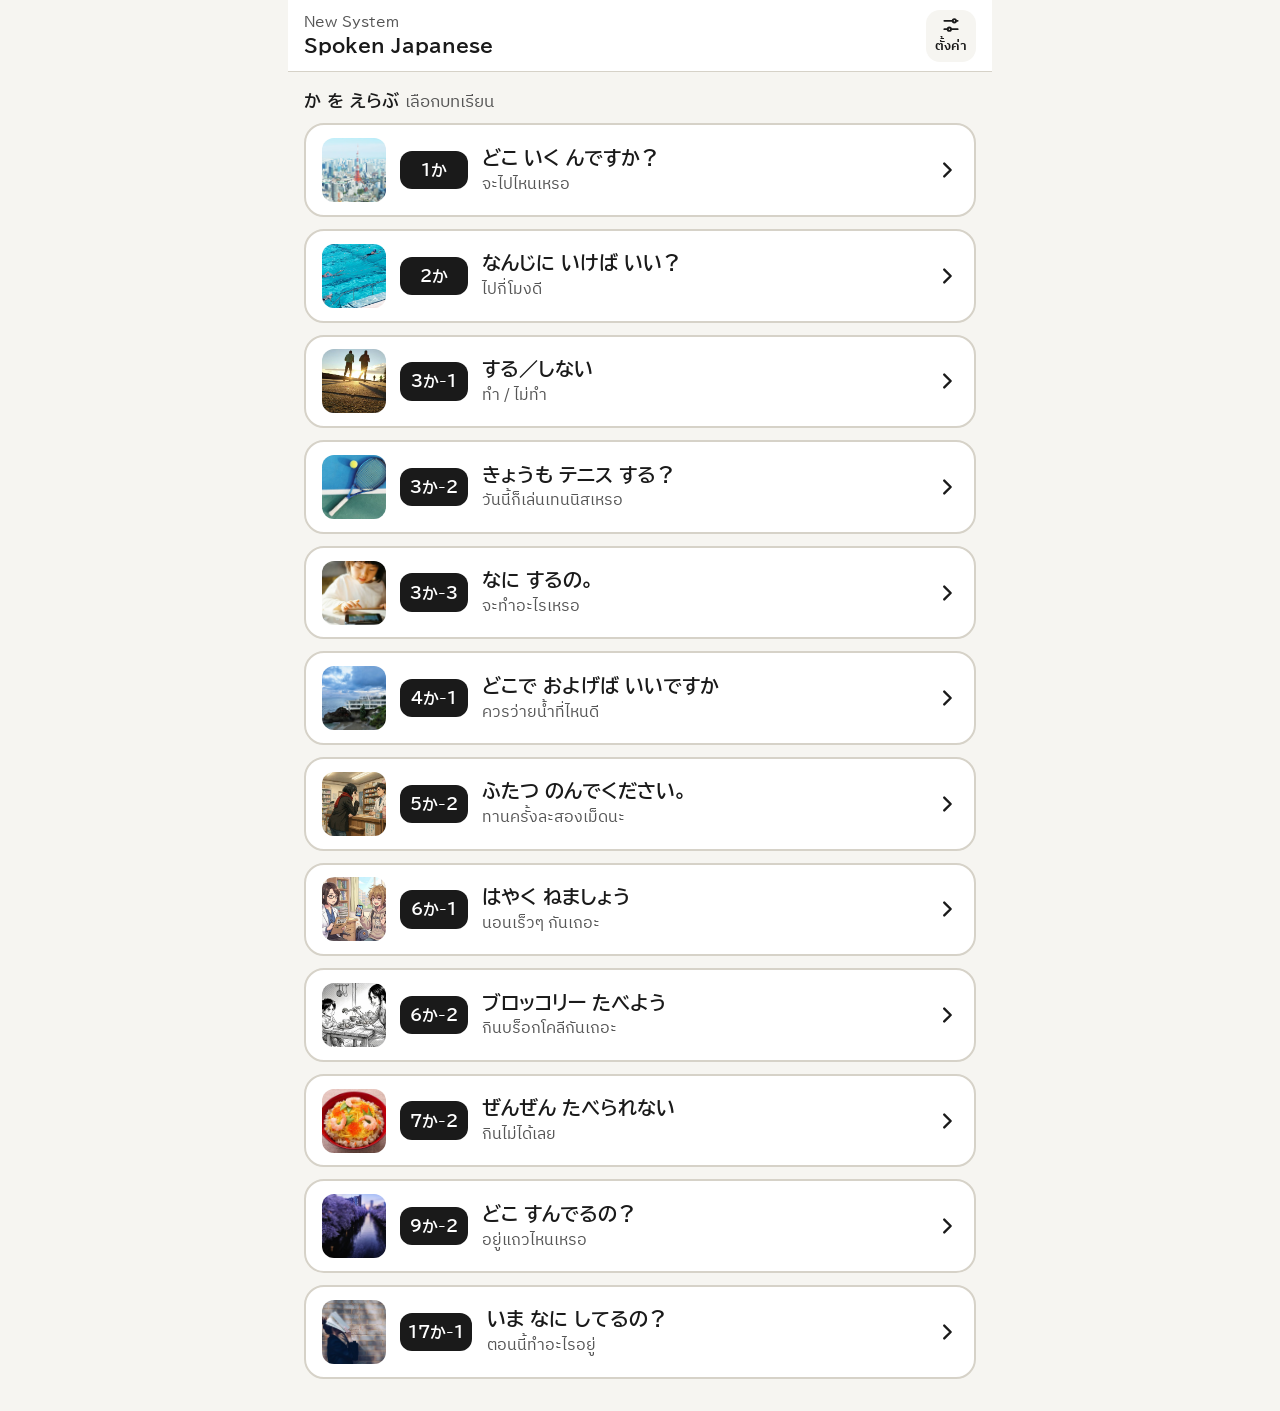
<file: index.html>
<!doctype html>
<html lang="ja">
<head>
<meta charset="utf-8">
<meta name="viewport" content="width=device-width, initial-scale=1, viewport-fit=cover">
<title>New System Spoken Japanese</title>
<link rel="preconnect" href="https://fonts.googleapis.com">
<link rel="preconnect" href="https://fonts.gstatic.com" crossorigin>
<link href="https://fonts.googleapis.com/css2?family=BIZ+UDPGothic:wght@400;700&family=IBM+Plex+Sans+Thai:wght@400;600&display=swap" rel="stylesheet">
<script>window.SJ_V='20261120090845';document.write('<link rel="stylesheet" href="app.css?v='+SJ_V+'">');</script>
<noscript><link rel="stylesheet" href="app.css"></noscript>
</head>
<body data-page="index">
<div class="home">
  <header class="top">
    <div class="bar">
      <div class="ttl">
        <div class="no">New System</div>
        <h1>Spoken Japanese</h1>
      </div>
      <button id="openSet" class="setbtn" type="button"></button>
    </div>
  </header>
  <main>
    <h2 class="listhead">か を えらぶ <span lang="th">เลือกบทเรียน</span></h2>
    <div id="list" class="list"></div>
  </main>
</div>
<script>document.write('<script src="lessons/index.js?v='+SJ_V+'"><\/script><script src="app.js?v='+SJ_V+'"><\/script>');</script>
</body>
</html>
</file>
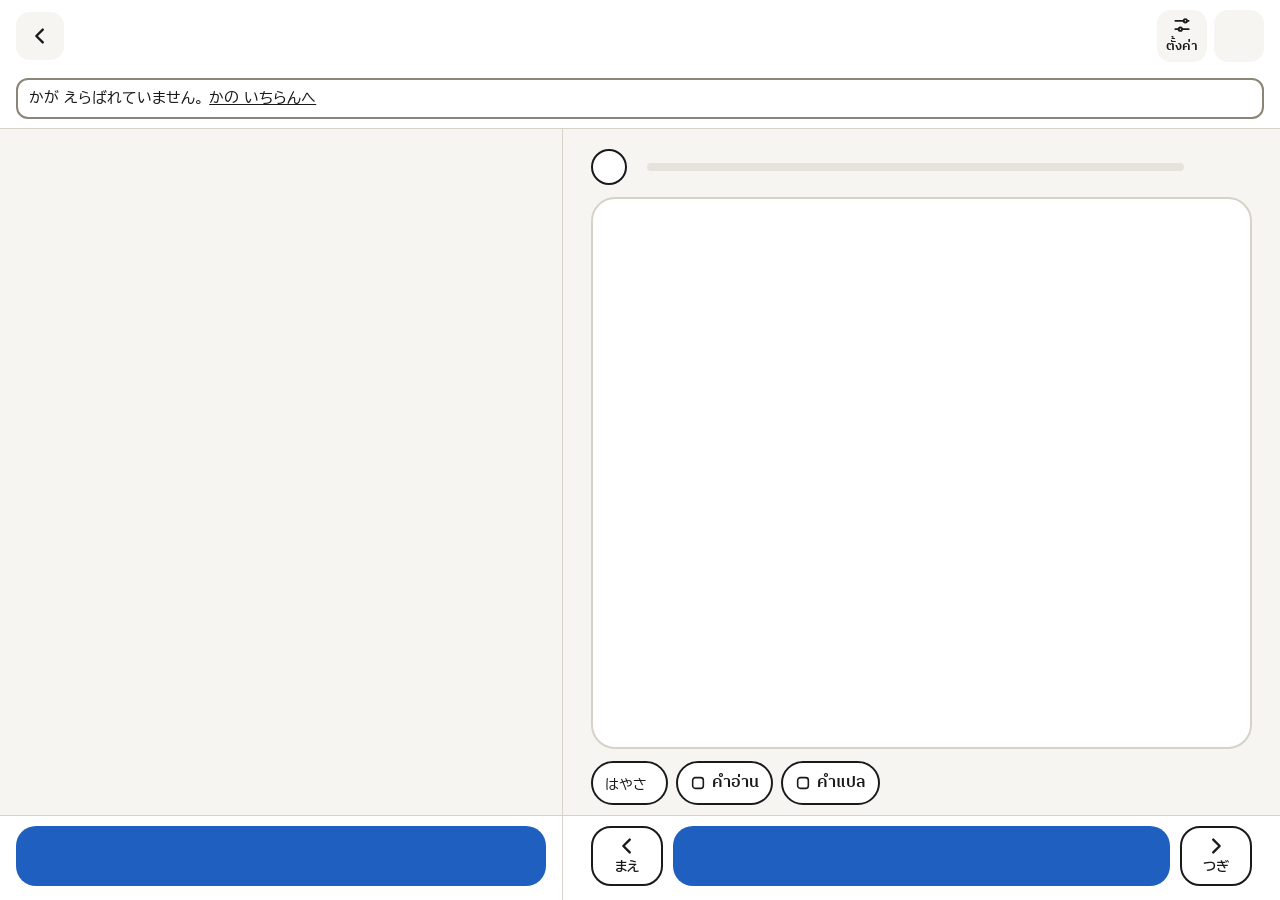
<file: lesson.html>
<!doctype html>
<html lang="ja">
<head>
<meta charset="utf-8">
<meta name="viewport" content="width=device-width, initial-scale=1, viewport-fit=cover">
<title>Spoken Japanese</title>
<link rel="preconnect" href="https://fonts.googleapis.com">
<link rel="preconnect" href="https://fonts.gstatic.com" crossorigin>
<link href="https://fonts.googleapis.com/css2?family=BIZ+UDPGothic:wght@400;700&family=IBM+Plex+Sans+Thai:wght@400;600&display=swap" rel="stylesheet">
<script>window.SJ_V='20261120090845';document.write('<link rel="stylesheet" href="app.css?v='+SJ_V+'">');</script>
<noscript><link rel="stylesheet" href="app.css"></noscript>
</head>
<body data-page="lesson">
<div id="app" class="app" data-view="chat" data-rd="0" data-th="0">

  <header class="top">
    <div class="bar">
      <a class="iconbtn" href="index.html" aria-label="かの いちらんに もどる" id="back"></a>
      <div class="ttl">
        <div class="no" id="no"></div>
        <h1 id="title"></h1>
      </div>
      <button id="openSet" class="setbtn" type="button"></button>
      <button id="focusBtn" class="setbtn" type="button" aria-pressed="false"></button>
    </div>
    <div id="regs" class="seg seg3" hidden></div>
    <div id="views" class="seg seg2">
      <button type="button" data-view="chat" aria-pressed="true"><span class="ic" data-ic="chat"></span>ぜんぶ みる</button>
      <button type="button" data-view="card" aria-pressed="false"><span class="ic" data-ic="card"></span>1文ずつ</button>
    </div>
    <div id="notice" class="notice" hidden></div>
  </header>

  <button id="focusExit" class="setbtn focusexit" type="button" hidden></button>

  <section id="chat" class="chat" aria-label="かいわ"></section>

  <section id="card" class="cardpane" aria-label="1文ずつ">
    <div class="prog">
      <div class="who"><span class="av" id="cAv" aria-hidden="true"></span><span id="cName"></span></div>
      <div class="barp"><i id="cBar"></i></div>
      <div class="pos" id="cPos"></div>
    </div>
    <div class="card">
      <p class="ja" id="cJa"></p>
      <p class="rd" id="cRd" lang="th"></p>
      <div class="note" id="cNote" hidden></div>
      <div class="sp"></div>
      <div class="th" id="cTh" lang="th"></div>
    </div>
  </section>

  <div class="chips">
    <button type="button" class="chip" id="speed" aria-label="きく はやさ"><span class="lbl">はやさ</span><b id="speedV"></b></button>
    <button type="button" class="chip" id="tRd" aria-pressed="false" lang="th"><span class="on" data-ic="check"></span><span class="off" data-ic="box"></span>คำอ่าน</button>
    <button type="button" class="chip" id="tTh" aria-pressed="false" lang="th"><span class="on" data-ic="check"></span><span class="off" data-ic="box"></span>คำแปล</button>
  </div>

  <div class="fall">
    <button type="button" class="big" id="playAll"></button>
  </div>

  <div class="fnav">
    <button type="button" class="nav" id="prev"><span data-ic="left"></span>まえ</button>
    <button type="button" class="big" id="playLine"></button>
    <button type="button" class="nav" id="next"><span data-ic="right"></span>つぎ</button>
  </div>
</div>
<script>document.write('<script src="app.js?v='+SJ_V+'"><\/script>');</script>
</body>
</html>
</file>
<file: app.css>
/* New System Spoken Japanese — 画面のデザイン */
:root{
  --bg:#F6F5F1; --sf:#FFFFFF; --soft:#F6F5F1; --ink:#1A1A1A; --sub:#555555;
  --line:#D6D2C8; --track:#E6E3DC; --bd:#8A8577;
  --ac:#1F5FBF; --acink:#FFFFFF; --pt:#B54A00; --pton:#FFE08A;
  --selbg:#1A1A1A; --selink:#FFFFFF;
  --g:#0F6B4F; --gbg:#E4F3EC; --gink:#FFFFFF; --v:#5B3FA8; --vbg:#EEE9FA;
}
html[data-theme="white"]{ --bg:#FFFFFF; --soft:#F2F2F2; --track:#ECECEC; --line:#CFCFCF; }
html[data-theme="dark"]{
  --bg:#1E1E1E; --sf:#2B2B2B; --soft:#383838; --ink:#F0F0F0; --sub:#C8C8C8;
  --line:#4A4A4A; --track:#3A3A3A; --bd:#9A9A9A;
  --ac:#8DB8FF; --acink:#0E1E38; --pt:#FFB06B; --pton:#7A2E00;
  --selbg:#F0F0F0; --selink:#1A1A1A;
  --g:#7FD8B5; --gbg:#1D3A30; --gink:#0B2A20; --v:#C3B1F5; --vbg:#2E2748;
}
html[data-theme="contrast"]{
  --bg:#000000; --sf:#000000; --soft:#222222; --ink:#FFFFFF; --sub:#E6E6E6;
  --line:#8A8A8A; --track:#333333; --bd:#FFFFFF;
  --ac:#FFD24A; --acink:#000000; --pt:#FFD24A; --pton:#6A1F00;
  --selbg:#FFD24A; --selink:#000000;
  --g:#7FE0BC; --gbg:#000000; --gink:#000000; --v:#D2C4FF; --vbg:#000000;
}
html{ font-size:16px; -webkit-text-size-adjust:100%; }
/* 文字の大きさの設定は、会話の本文だけに効く（ボタンや見出しは変わらない） */
:root{ --k:1; }
html[data-size="0"]{ --k:.85; }
html[data-size="2"]{ --k:1.2; }
html[data-size="3"]{ --k:1.45; }

*{ box-sizing:border-box; }
body{ margin:0; background:var(--bg); color:var(--ink); line-height:1.5;
  font-family:'BIZ UDPGothic','IBM Plex Sans Thai','Hiragino Sans','Noto Sans JP','Noto Sans Thai',system-ui,sans-serif; }
[lang="th"]{ font-family:'IBM Plex Sans Thai','Noto Sans Thai',system-ui,sans-serif; }
button{ font:inherit; color:inherit; cursor:pointer; -webkit-tap-highlight-color:transparent; }
a{ color:inherit; }
:focus-visible{ outline:3px solid var(--ac); outline-offset:2px; }
[hidden]{ display:none !important; }
svg{ display:block; }
h1,h2,h3,p{ margin:0; }

/* ---- 上のバー ---- */
.top{ background:var(--sf); border-bottom:1px solid var(--line); padding:.6rem 1rem; display:flex; flex-direction:column; gap:.4rem; }
.bar{ display:flex; align-items:center; gap:.45rem; }
.iconbtn{ width:48px; height:48px; flex:none; border-radius:14px; background:var(--soft); display:grid; place-items:center; border:0; text-decoration:none; }
.ttl{ flex:1; min-width:0; }
.no{ font-size:.875rem; color:var(--sub); }
.ttl h1{ font-size:1.05rem; line-height:1.4; }
.setbtn{ min-width:50px; min-height:52px; flex:none; border:0; border-radius:14px; background:var(--soft);
  display:flex; flex-direction:column; align-items:center; justify-content:center; gap:2px; font-size:.8rem; font-weight:600; }
.seg{ display:grid; gap:3px; background:var(--track); padding:3px; border-radius:12px; }
.seg2{ grid-template-columns:1fr 1fr; }
.seg3{ grid-template-columns:repeat(3,1fr); }
.seg button{ min-height:40px; border:0; border-radius:9px; background:transparent; font-size:14px;
  display:flex; align-items:center; justify-content:center; gap:5px; flex-wrap:wrap; padding:2px 4px; line-height:1.2; }
.seg button svg{ width:16px; height:16px; }
.seg button[aria-pressed="true"]{ background:var(--selbg); color:var(--selink); font-weight:700; }
.seg small{ display:inline; font-size:12px; font-weight:400; }
.notice{ border:2px solid var(--bd); border-radius:12px; padding:.45rem .7rem; font-size:.95rem; background:var(--sf); }

/* ---- チャット ---- */
.app{ height:100vh; height:100dvh; display:flex; flex-direction:column; max-width:1366px; margin:0 auto; }
.chat{ flex:1; min-height:0; overflow-y:auto; padding:1rem; display:flex; flex-direction:column; gap:1rem; }
.scene{ text-align:center; font-size:.95rem; color:var(--sub); }
.gap{ border:0; border-top:2px dashed var(--line); margin:0; width:100%; }
.row{ display:flex; gap:.5rem; align-items:flex-start; }
.row.s0{ flex-direction:row-reverse; }
.av{ width:2.25rem; height:2.25rem; flex:none; border-radius:50%; display:grid; place-items:center;
  font-weight:700; background:var(--sf); color:var(--ink); border:2px solid var(--ink); }
.s0 .av, .av.s0{ background:var(--ac); color:var(--acink); border-color:var(--ac); }
.s2 .av, .av.s2{ background:var(--g); color:var(--gink); border-color:var(--g); border-radius:8px; }
.s3 .av, .av.s3{ background:var(--v); color:var(--sf); border-color:var(--v); border-radius:2px; }
.col{ display:flex; flex-direction:column; gap:.25rem; min-width:0; align-items:flex-start; max-width:min(80%,30rem); }
.s0 .col{ align-items:flex-end; }
.nm{ font-size:.875rem; font-weight:700; }
.s0 .nm{ color:var(--ac); } .s2 .nm{ color:var(--g); } .s3 .nm{ color:var(--v); }
.bub{ display:block; text-align:left; border:2px solid var(--bd); background:var(--sf); color:var(--ink);
  border-radius:4px 18px 18px 18px; padding:.7rem .85rem; }
.s0 .bub{ background:var(--ac); color:var(--acink); border-color:var(--ac); border-radius:18px 4px 18px 18px; }
.s2 .bub{ background:var(--gbg); border-color:var(--g); }
.s3 .bub{ background:var(--vbg); border-color:var(--v); }
.row.cur .bub{ outline:3px solid var(--ink); outline-offset:3px; }
.l1{ display:flex; gap:.6rem; align-items:flex-start; }
.ja{ flex:1; font-size:calc(1.2rem * var(--k)); line-height:1.9; letter-spacing:.03em; }
.l1 svg{ flex:none; margin-top:.5rem; }
.bub .rd{ display:block; margin-top:.5rem; padding-top:.5rem; border-top:1px solid rgba(128,128,128,.55); font-size:calc(1rem * var(--k)); line-height:1.7; }
.col > .th{ font-size:calc(1rem * var(--k)); line-height:1.6; color:var(--sub); }
.s0 .col > .th{ text-align:right; }
.note{ font-size:calc(.9rem * var(--k)); background:var(--track); border-radius:8px; padding:.15rem .55rem; align-self:flex-start; }
.app[data-rd="0"] .rd, .app[data-th="0"] .th{ display:none; }
.pt{ font-style:normal; font-weight:700; color:var(--pt); text-decoration:underline; text-decoration-thickness:3px; text-underline-offset:5px; }
.s0 .bub .pt{ color:var(--pton); }
html[data-em="0"] .pt{ font-weight:inherit; color:inherit; text-decoration:none; }
rt{ font-size:.5em; letter-spacing:0; }
html[data-ruby="0"] rt{ display:none; }

/* ---- 1文ずつ ---- */
.cardpane{ flex:1; min-height:0; display:flex; flex-direction:column; gap:.75rem; padding:.9rem 1rem; }
.prog{ display:flex; align-items:center; gap:.75rem; }
.who{ display:flex; align-items:center; gap:.5rem; font-weight:700; font-size:1.1rem; }
.barp{ flex:1; height:8px; background:var(--track); border-radius:4px; overflow:hidden; }
.barp i{ display:block; height:100%; width:0; background:var(--ac); border-radius:4px; }
.pos{ font-weight:700; min-width:3.5rem; text-align:right; }
.card{ flex:1; min-height:0; overflow-y:auto; background:var(--sf); border:2px solid var(--line); border-radius:24px;
  padding:1.25rem; display:flex; flex-direction:column; gap:.9rem; }
.card .ja{ flex:none; font-size:calc(1.7rem * var(--k)); line-height:1.9; letter-spacing:.04em; }
.card .rd{ border-top:1px solid var(--line); padding-top:.75rem; font-size:calc(1.125rem * var(--k)); line-height:1.7; color:var(--sub); }
.card .sp{ flex:1; }
.card .th{ background:var(--soft); border-radius:14px; padding:.75rem .9rem; font-size:calc(1.125rem * var(--k)); line-height:1.6; }

/* ---- 下のボタン ---- */
.chips{ display:flex; gap:.5rem; flex-wrap:wrap; padding:.6rem 1rem 0; background:var(--sf); border-top:1px solid var(--line); }
.chip{ min-height:44px; padding:0 .75rem; border-radius:999px; border:2px solid var(--ink); background:var(--sf);
  display:flex; align-items:center; gap:.4rem; font-weight:600; font-size:1rem; }
.chip .lbl{ font-weight:400; font-size:.9rem; }
.chip[aria-pressed="true"]{ background:var(--selbg); color:var(--selink); border-color:var(--selbg); }
.chip[aria-pressed="true"] .off, .chip[aria-pressed="false"] .on{ display:none; }
.fall, .fnav{ background:var(--sf); padding:.6rem 1rem calc(.9rem + env(safe-area-inset-bottom)); display:flex; gap:.6rem; }
.big{ flex:1; min-height:60px; border:0; border-radius:20px; background:var(--ac); color:var(--acink);
  font-size:1.125rem; font-weight:700; display:flex; align-items:center; justify-content:center; gap:.6rem; }
.nav{ width:4.5rem; flex:none; min-height:60px; border-radius:20px; border:2px solid var(--ink); background:var(--sf);
  display:flex; flex-direction:column; align-items:center; justify-content:center; font-size:.8rem; font-weight:700; }
.nav:disabled{ opacity:.35; }

.app[data-view="chat"] .cardpane, .app[data-view="chat"] .fnav{ display:none; }
.app[data-view="card"] .chat, .app[data-view="card"] .fall{ display:none; }

/* ---- タブレット（よこ）：左にチャット、右に1文カード ---- */
@media (min-width:900px){
  .app{ display:grid; grid-template-columns:minmax(380px,44%) 1fr; grid-template-rows:auto minmax(0,1fr) auto auto;
    grid-template-areas:"top top" "chat card" "chat chips" "fall fnav"; }
  .top{ grid-area:top; flex-direction:row; flex-wrap:wrap; align-items:center; gap:1rem; }
  .bar{ flex:1; }
  #regs{ width:20rem; }
  #views{ display:none; }
  .notice{ flex-basis:100%; }
  .app[data-view] .chat{ grid-area:chat; display:flex; border-right:1px solid var(--line); }
  .app[data-view] .cardpane{ grid-area:card; display:flex; padding:1.25rem 1.75rem .75rem; }
  .chips{ grid-area:chips; border-top:0; background:transparent; padding:0 1.75rem .6rem; }
  .app[data-view] .fall{ grid-area:fall; display:flex; border-top:1px solid var(--line); border-right:1px solid var(--line); }
  .app[data-view] .fnav{ grid-area:fnav; display:flex; border-top:1px solid var(--line); padding-left:1.75rem; padding-right:1.75rem; }
  .card{ padding:1.75rem 2rem; }
  .card .ja{ font-size:calc(2rem * var(--k)); }
  .card .rd, .card .th{ font-size:calc(1.25rem * var(--k)); }
}

/* ---- みやすさ設定 ---- */
dialog.set{ border:0; padding:0; background:var(--bg); color:var(--ink); width:min(100vw,27rem); max-width:100vw;
  max-height:100vh; max-height:100dvh; border-radius:20px; }
dialog.set::backdrop{ background:rgba(0,0,0,.55); }
.sethead{ display:flex; align-items:center; gap:.6rem; padding:.9rem 1rem .6rem; }
.sethead h2{ flex:1; font-size:1.3rem; }
.sethead small{ display:block; font-size:.95rem; font-weight:400; color:var(--sub); }
.ok{ min-height:48px; padding:0 1.1rem; border:0; border-radius:14px; background:var(--selbg); color:var(--selink); font-weight:700; font-size:1rem; }
.setbody{ padding:0 1rem 1rem; display:flex; flex-direction:column; gap:.75rem; }
.box{ background:var(--sf); border-radius:20px; padding:.9rem 1rem; }
.box h3{ font-size:1rem; margin-bottom:.6rem; }
.box h3 span{ font-weight:400; color:var(--sub); }
.sample{ border:2px solid var(--ink); }
.sample .ja{ font-size:calc(1.35rem * var(--k)); }
.sample .th{ color:var(--sub); font-size:calc(1rem * var(--k)); }
.sizes{ display:grid; grid-template-columns:repeat(4,1fr); gap:6px; }
.sizes button{ height:52px; border-radius:12px; border:2px solid var(--bd); background:var(--sf); }
.sizes button[aria-pressed="true"]{ background:var(--selbg); color:var(--selink); border-color:var(--selbg); font-weight:700; }
.themes{ display:grid; grid-template-columns:repeat(4,1fr); gap:8px; }
.themes button{ height:76px; border-radius:14px; border:2px solid #8A8577; display:flex; flex-direction:column; align-items:center; justify-content:center; gap:2px; font-size:13px; white-space:nowrap; padding:0; }
.themes button b{ font-size:1.1rem; }
.themes button[aria-pressed="true"]{ outline:3px solid var(--ink); outline-offset:2px; }
.sw{ display:flex; align-items:center; gap:.75rem; min-height:60px; border-bottom:1px solid var(--line); }
.sw:last-child{ border-bottom:0; }
.sw div{ flex:1; }
.sw small{ display:block; font-size:.95rem; color:var(--sub); }
.switch{ width:64px; height:40px; flex:none; border-radius:20px; border:2px solid var(--bd); background:var(--track); padding:0 3px; display:flex; align-items:center; }
.switch i{ width:30px; height:30px; border-radius:50%; background:#FFFFFF; border:2px solid var(--bd); display:grid; place-items:center; font-style:normal; font-weight:700; font-size:1rem; color:transparent; }
.switch[aria-checked="true"]{ background:var(--ac); border-color:var(--ac); justify-content:flex-end; }
.switch[aria-checked="true"] i{ border-color:#FFFFFF; color:#1A1A1A; }
.reset{ min-height:52px; border-radius:16px; border:2px solid var(--ink); background:var(--sf); font-weight:700; font-size:1rem; }

/* ---- かの いちらん ---- */
.home{ max-width:44rem; margin:0 auto; min-height:100vh; }
.listhead{ font-size:1.05rem; padding:1rem 1rem .5rem; }
.listhead span{ font-weight:400; color:var(--sub); }
.list{ display:flex; flex-direction:column; gap:.75rem; padding:0 1rem 2rem; }
.lesson{ display:flex; align-items:center; gap:.9rem; min-height:76px; padding:.8rem 1rem; background:var(--sf);
  border:2px solid var(--line); border-radius:20px; text-decoration:none; }
.lesson .n{ flex:none; min-width:4.2rem; text-align:center; font-weight:700; background:var(--selbg); color:var(--selink); border-radius:12px; padding:.45rem .5rem; }
.lesson .t{ flex:1; min-width:0; font-size:1.2rem; font-weight:700; }
.lesson .t small{ display:block; font-size:1rem; font-weight:400; color:var(--sub); }

@media (prefers-reduced-motion:no-preference){
  html[data-calm="0"] .chat{ scroll-behavior:smooth; }
}

/* ---- 表紙の画像 ---- */
.cover{ display:block; max-width:100%; max-height:200px; width:auto; height:auto; align-self:center; object-fit:contain; border-radius:16px; }
.thumb{ flex:none; width:64px; height:64px; border-radius:12px; object-fit:cover; background:var(--track); }
.thumb.ico{ display:grid; place-items:center; font-size:34px; line-height:1; }
html[data-calm="1"] .cover{ display:none; }

/* ---- 全画面（集中モード） ---- */
.app{ position:relative; }
.focusexit{ position:fixed; top:.6rem; right:1rem; z-index:5; border:2px solid var(--ink); background:var(--sf); }
.app[data-focus="1"] .top{ display:none; }
.app[data-focus="1"] .chat{ padding-top:4.5rem; }
.app[data-focus="1"] .cardpane{ padding-top:4.5rem; }
@media (min-width:900px){
  .app[data-focus="1"] .chat{ padding-top:1rem; }
  .app[data-focus="1"] .cardpane{ padding-top:1.25rem; }
  .app[data-focus="1"] .prog{ padding-right:4.5rem; }
}
@media (min-width:900px){ .ttl h1{ font-size:1.2rem; } }

/* ---- 1文ずつに分かれたセリフ（同じ人のつづき） ---- */
.row.cont{ margin-top:-.6rem; }
.row.cont .av{ visibility:hidden; height:0; }
.row.cont .nm{ display:none; }
.sub{ font-size:.75rem; color:var(--sub); font-weight:700; }
.row.s0.more .bub{ border-bottom-right-radius:6px; }
.row.s0.cont .bub{ border-top-right-radius:6px; }
.row:not(.s0).more .bub{ border-bottom-left-radius:6px; }
.row:not(.s0).cont .bub{ border-top-left-radius:4px; }
</file>
